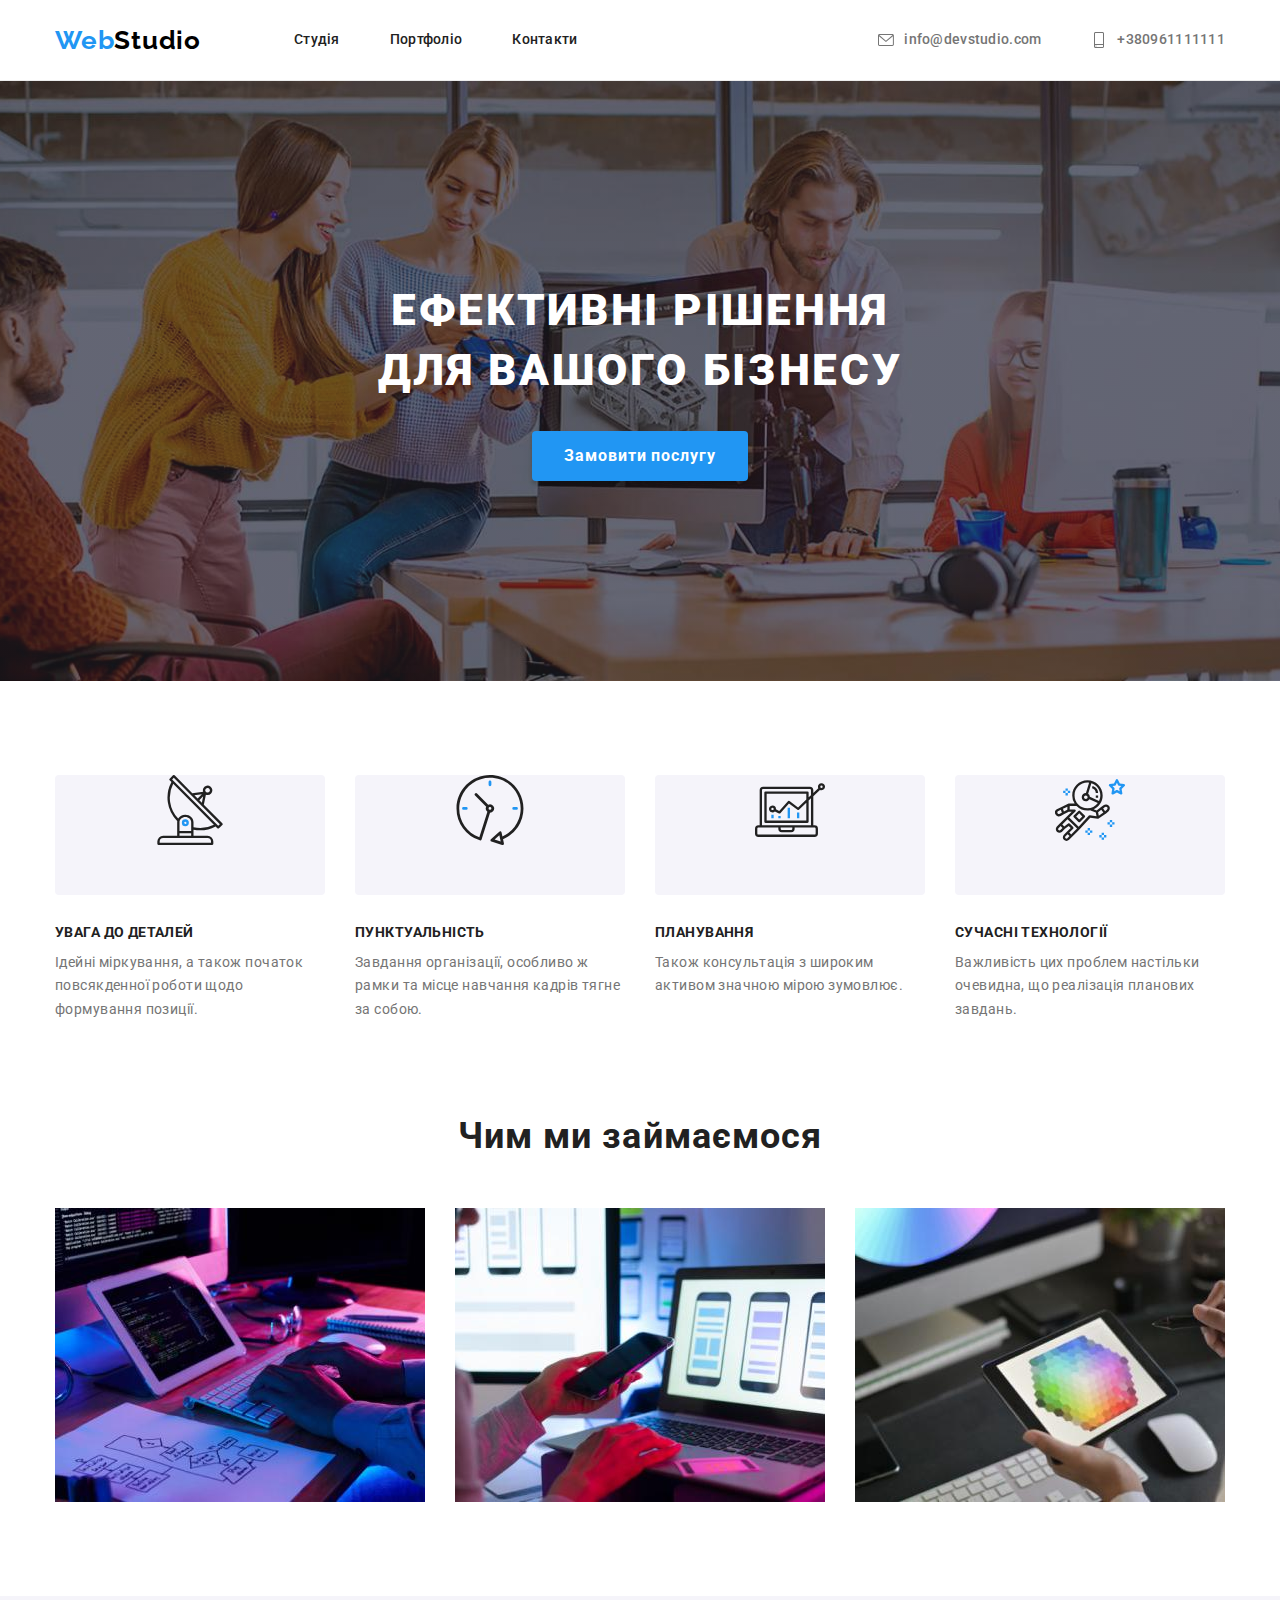
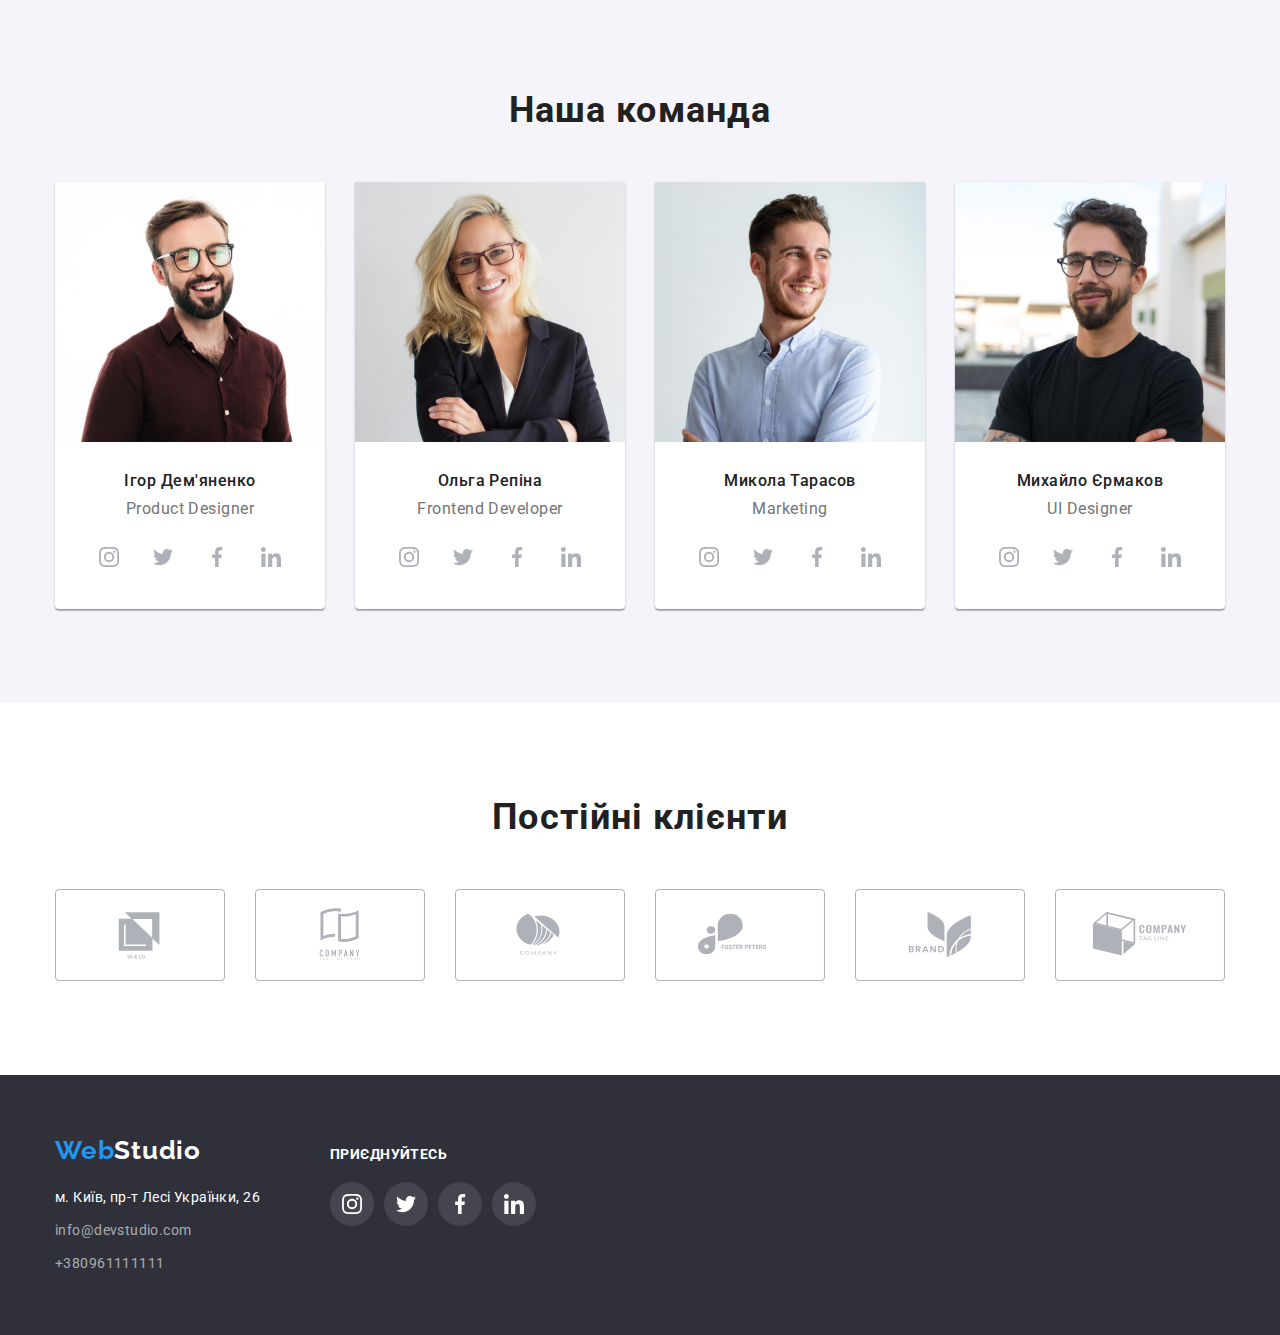
<file: index.html>
<!DOCTYPE html>
  <html lang="en">

  <head>
     <meta charset="UTF-8">
     <meta http-equiv="X-UA-Compatible" content="IE=edge">
     <meta name="viewport" content="width=device-width, initial-scale=1.0">
     <title>Document</title>
     <link rel="preconnect" href="https://fonts.googleapis.com">
     <link rel="preconnect" href="https://fonts.gstatic.com" crossorigin>
     <link href="https://fonts.googleapis.com/css2?family=Raleway:wght@700&family=Roboto:wght@400;500;700;900&display=swap"
        rel="stylesheet">
     <link rel="stylesheet" href="./css/modern-normalize.css">
     <link rel="stylesheet" href="./css/styles.css">
  </head>

  <body> 
     <header class="header">
         <div class="container">
             <div class="header-page">
                 <a href="" lang="en" class="header-logo link"><span class="header-logo-web">Web</span>Studio</a>
                 <nav class="header-menu">
                     <ul class="header-list list">
                         <li class="header-item"><a href="./index.html" class="header-list-link link current">Студія</a></li>
                         <li class="header-item"><a href="./portfolio.html" class="header-list-link link">Портфоліо</a></li>
                         <li class="header-item"><a href="" class="header-list-link link">Контакти</a></li>
                     </ul>
                 </nav>
                 <ul class="header-contacts list">
                     <li class="header-contacts-item"><a href="mailto:info@devstudio.com" class="header-contacts-link link"> 
                         <svg class="contacts-icon" width="16" height="16">
                             <use href="./images/icons.svg#icon-envelope">
                             </use>
                         </svg>info@devstudio.com</a>
                     </li>
                     <li class="header-contacts-item"><a href="tel:+380961111111" class="header-contacts-link link">
                         <svg class="contacts-icon" width="16" height="16">
                             <use href="./images/icons.svg#icon-smartphone">
                             </use>
                         </svg>+380961111111</a>
                     </li>
                 </ul>
             </div>
         </div>
     </header>
     <main>
         <section class="hero section">
             <div class="container">
                 <h1 class="hero-title">ЕФЕКТИВНІ РІШЕННЯ ДЛЯ ВАШОГО БІЗНЕСУ</h1>
                 <button type="button" class="hero-button">Замовити послугу</button>
             </div>
         </section>
         <section class="about section">
             <div class="container">
                 <h2 class="visually-hidden">Наші переваги</h2>
                     <ul class="about-list list">
                     <li class="about-item">
                         <div class="about-picture">
                             <svg class="about-picture-icon" width="70" height="70">
                                 <use href="./images/icons.svg#icon-antenna">
                                 </use>
                             </svg>
                         </div>
                         <h3 class="about-title">Увага до деталей</h3>
                         <p class="about-text">Ідейні міркування, а також початок повсякденної роботи щодо формування позиції.</p>
                     </li>
                     <li class="about-item">
                         <div class="about-picture">
                             <svg class="about-picture-icon" width="70" height="70">
                                 <use href="./images/icons.svg#icon-clock">
                                 </use>
                             </svg>
                         </div>
                         <h3 class="about-title">Пунктуальність</h3>
                         <p class="about-text">Завдання організації, особливо ж рамки та місце навчання кадрів тягне за собою.</p>
                     </li>
                     <li class="about-item">
                         <div class="about-picture">
                             <svg class="about-picture-icon" width="70" height="70">
                                 <use href="./images/icons.svg#icon-diagram">
                                 </use>
                             </svg>
                         </div>
                         <h3 class="about-title">Планування</h3>
                         <p class="about-text" >Також консультація з широким активом значною мірою зумовлює.</p>
                     </li>
                     <li class="about-item">
                         <div class="about-picture">
                             <svg class="about-picture-icon" width="70" height="70">
                                 <use href="./images/icons.svg#icon-astronaut">
                                 </use>
                             </svg>
                         </div>
                         <h3 class="about-title">Сучасні технології</h3>
                         <p class="about-text">Важливість цих проблем настільки очевидна, що реалізація планових завдань.</p>
                     </li>
                 </ul>
             </div>
         </section>
         <section class="page section">
             <div class="container">
                 <h2 class="page-title">Чим ми займаємося</h2>
                 <ul class="images-list list">
                     <li class="images-item"><img src="./images/box-1.jpg" alt="backend" width="370" height="294"></li>
                     <li class="images-item"><img src="./images/box-2.jpg" alt="frontend" width="370" height="294"></li>
                     <li class="images-item"><img src="./images/box-3.jpg" alt="design" width="370" height="294"></li>
                 </ul>
             </div>
         </section>
         <section class="subject section">
             <div class="container">
                 <h2 class="subject-main">Наша команда</h2>
                 <ul class="subject-list list">
                     <li class="subject-item"><img src="./images/img-1.jpg" alt="team-1" width="270" height="260">
                         <div class="subject-content">
                             <h3 class="subject-title">Ігор Дем'яненко</h3>
                             <p class="subject-text">Product Designer</p>
                         
                         <ul class="subject-soc-list list">
                             <li class="subject-soc-item">
                                 <a href="" class="subject-soc-link link">
                                     <svg class="subject-soc-icon" width="20" height="20">
                                         <use href="./images/icons.svg#icon-instagram">
                                         </use>
                                     </svg>
                                 </a>
                             </li>
                             <li class="subject-soc-item">
                                 <a href="" class="subject-soc-link link">
                                     <svg class="subject-soc-icon" width="20" height="20">
                                         <use href="./images/icons.svg#icon-twitter">
                                         </use>
                                     </svg>
                                 </a>
                             </li>
                             <li class="subject-soc-item" >
                                 <a href="" class="subject-soc-link link">
                                     <svg class="subject-soc-icon" width="20" height="20">
                                         <use href="./images/icons.svg#icon-facebook">
                                         </use>
                                     </svg>
                                 </a>
                             </li>
                             <li class="subject-soc-item">
                                 <a href="" class="subject-soc-link link">
                                     <svg class="subject-soc-icon" width="20" height="20">
                                         <use href="./images/icons.svg#icon-linkedin">
                                         </use>
                                     </svg>
                                 </a>
                             </li>
                         </ul>
                        </div>
                     </li>
                     <li class="subject-item"><img src="./images/img-2.jpg" alt="team-2" width="270" height="260">
                         <div class="subject-content">
                             <h3 class="subject-title">Ольга Репіна</h3>
                             <p class="subject-text">Frontend Developer</p>
                         
                         <ul class="subject-soc-list list">
                             <li class="subject-soc-item">
                                 <a href="" class="subject-soc-link link">
                                     <svg class="subject-soc-icon" width="20" height="20">
                                         <use href="./images/icons.svg#icon-instagram">
                                         </use>
                                     </svg>
                                 </a>
                             </li>
                             <li class="subject-soc-item">
                                 <a href="" class="subject-soc-link link">
                                     <svg class="subject-soc-icon" width="20" height="20">
                                         <use href="./images/icons.svg#icon-twitter">
                                         </use>
                                     </svg>
                                 </a>
                             </li>
                             <li class="subject-soc-item">
                                 <a href="" class="subject-soc-link link">
                                     <svg class="subject-soc-icon" width="20" height="20">
                                         <use href="./images/icons.svg#icon-facebook">
                                         </use>
                                     </svg>
                                 </a>
                             </li>
                             <li class="subject-soc-item">
                                 <a href="" class="subject-soc-link link">
                                     <svg class="subject-soc-icon" width="20" height="20">
                                         <use href="./images/icons.svg#icon-linkedin">
                                         </use>
                                     </svg>
                                 </a>
                             </li>
                          </ul>
                        </div>
                      </li>
                      <li class="subject-item"><img src="./images/img-3.jpg" alt="team-3" width="270" height="260">
                         <div class="subject-content">
                             <h3 class="subject-title">Микола Тарасов</h3>
                             <p class="subject-text">Marketing</p>
                             <ul class="subject-soc-list list">
                                 <li class="subject-soc-item">
                                     <a href="" class="subject-soc-link link">
                                         <svg class="subject-soc-icon" width="20" height="20">
                                             <use href="./images/icons.svg#icon-instagram">
                                             </use>
                                         </svg>
                                     </a>
                                 </li>
                                 <li class="subject-soc-item">
                                     <a href="" class="subject-soc-link link">
                                         <svg class="subject-soc-icon" width="20" height="20">
                                             <use href="./images/icons.svg#icon-twitter">
                                             </use>
                                         </svg>
                                     </a>
                                 </li>
                                 <li class="subject-soc-item">
                                     <a href="" class="subject-soc-link link">
                                         <svg class="subject-soc-icon" width="20" height="20">
                                             <use href="./images/icons.svg#icon-facebook">
                                             </use>
                                         </svg>
                                     </a>
                                 </li>
                                 <li class="subject-soc-item">
                                     <a href="" class="subject-soc-link link">
                                         <svg class="subject-soc-icon" width="20" height="20">
                                             <use href="./images/icons.svg#icon-linkedin">
                                             </use>
                                         </svg>
                                     </a>
                                 </li>
                             </ul>
                         </div>
                     </li>
                     <li class="subject-item"><img src="./images/img-4.jpg" alt="team-4" width="270" height="260">
                         <div class="subject-content">
                             <h3 class="subject-title">Михайло Єрмаков</h3>
                             <p class="subject-text">UI Designer</p>
                             <ul class="subject-soc-list list">
                                 <li class="subject-soc-item">
                                     <a href="" class="subject-soc-link link">
                                         <svg class="subject-soc-icon" width="20" height="20">
                                             <use href="./images/icons.svg#icon-instagram">
                                             </use>
                                         </svg>
                                     </a>
                                 </li>
                                 <li class="subject-soc-item">
                                     <a href="" class="subject-soc-link link">
                                         <svg class="subject-soc-icon" width="20" height="20">
                                             <use href="./images/icons.svg#icon-twitter">
                                             </use>
                                          </svg>
                                     </a>
                                 </li>
                                 <li class="subject-soc-item">
                                     <a href="" class="subject-soc-link link">
                                         <svg class="subject-soc-icon" width="20" height="20">
                                             <use href="./images/icons.svg#icon-facebook">
                                             </use>
                                         </svg>
                                     </a>
                                 </li>
                                 <li class="subject-soc-item">
                                     <a href="" class="subject-soc-link link">
                                         <svg class="subject-soc-icon" width="20" height="20">
                                             <use href="./images/icons.svg#icon-linkedin">
                                             </use>
                                         </svg>
                                     </a>
                                 </li>
                             </ul>
                         </div>
                     </li>
                 </ul>
             </div>
         </section>
         <section class="clients section">
             <div class="container">
                 <h2 class="clients-title">Постійні клієнти</h2>
                 <ul class="clients-list list">
                     <li class="clients-item">
                         <a href="" class="clients-link link">
                             <svg class="clients-icon" width="106" height="60">
                                 <use href="./images/icons.svg#icon-logo">
                                 </use>
                             </svg>
                         </a>
                     </li>
                     <li class="clients-item">
                         <a href="" class="clients-link link">
                             <svg class="clients-icon" width="106" height="60">
                                 <use href="./images/icons.svg#icon-logo-1">
                                 </use>
                             </svg>
                         </a>
                     </li>
                     <li class="clients-item">
                         <a href="" class="clients-link link">
                             <svg class="clients-icon" width="106" height="60">
                                 <use href="./images/icons.svg#icon-logo-2">
                                 </use>
                             </svg>
                         </a>
                     </li>
                     <li class="clients-item">
                      <a href="" class="clients-link link">
                             <svg class="clients-icon" width="106" height="60">
                                 <use href="./images/icons.svg#icon-logo-3">
                                 </use>
                             </svg>
                         </a>
                     </li>
                     <li class="clients-item">
                         <a href="" class="clients-link link">
                             <svg class="clients-icon" width="106" height="60">
                                 <use href="./images/icons.svg#icon-logo-4">
                                 </use>
                             </svg>
                         </a>
                     </li>
                     <li class="clients-item">
                         <a href="" class="clients-link link">
                             <svg class="clients-icon" width="106" height="60">
                                 <use href="./images/icons.svg#icon-logo-5">
                                 </use>
                             </svg>
                         </a>
                     </li>
                 </ul>
             </div>
         </section>
     </main>
     <footer class="footer">
         <div class="footer-conteiner container">
             <div class="footer-contacts">
                 <a href="" lang="en" class="footer-logo link"><span class="footer-logo-web">Web</span>Studio</a>
                 <address class="footer-address">
                     <ul class="footer-list list">
                         <li class="footer-item"><a href="https://goo.gl/maps/8GafERsCBCAU4Xty7" target="_blank"
                            rel="noopener noreferrer nofollow" class="footer-address-link link">м. Київ, пр-т Лесі Українки,
                            26</a></li>
                         <li class="footer-item"><a href="mailto:info@devstudio.com"
                            class="footer-mail-link link">info@devstudio.com</a></li>
                         <li class="footer-item"><a href="tel:+380961111111" class="footer-tel-link link">+380961111111</a></li>
                     </ul>
                 </address>
             </div>
             <div class="footer-soc">
                 <p class="pre-footer-soc">приєднуйтесь</p>
                 <ul class="footer-soc-list list">
                     <li class="footer-soc-item">
                         <a href="" class="footer-soc-link link">
                             <svg class="footer-soc-icon" width="20" height="20">
                                 <use href="./images/icons.svg#icon-instagram">
                                 </use>
                             </svg>
                         </a>
                     </li>
                     <li class="footer-soc-item">
                         <a href="" class="footer-soc-link link">
                             <svg class="footer-soc-icon" width="20" height="20">
                                 <use href="./images/icons.svg#icon-twitter">
                                 </use>
                             </svg>
                         </a>
                     </li>
                     <li class="footer-soc-item">
                         <a href="" class="footer-soc-link link">
                             <svg class="footer-soc-icon" width="20" height="20">
                                 <use href="./images/icons.svg#icon-facebook">
                                 </use>
                             </svg>
                         </a>
                     </li>
                     <li class="footer-soc-item">
                         <a href="" class="footer-soc-link link">
                             <svg class="footer-soc-icon" width="20" height="20">
                                 <use href="./images/icons.svg#icon-linkedin">
                                 </use>
                             </svg>
                         </a>
                     </li>
                 </ul>
             </div>
         </div>
      </footer>
  </body>
  </html>
</file>
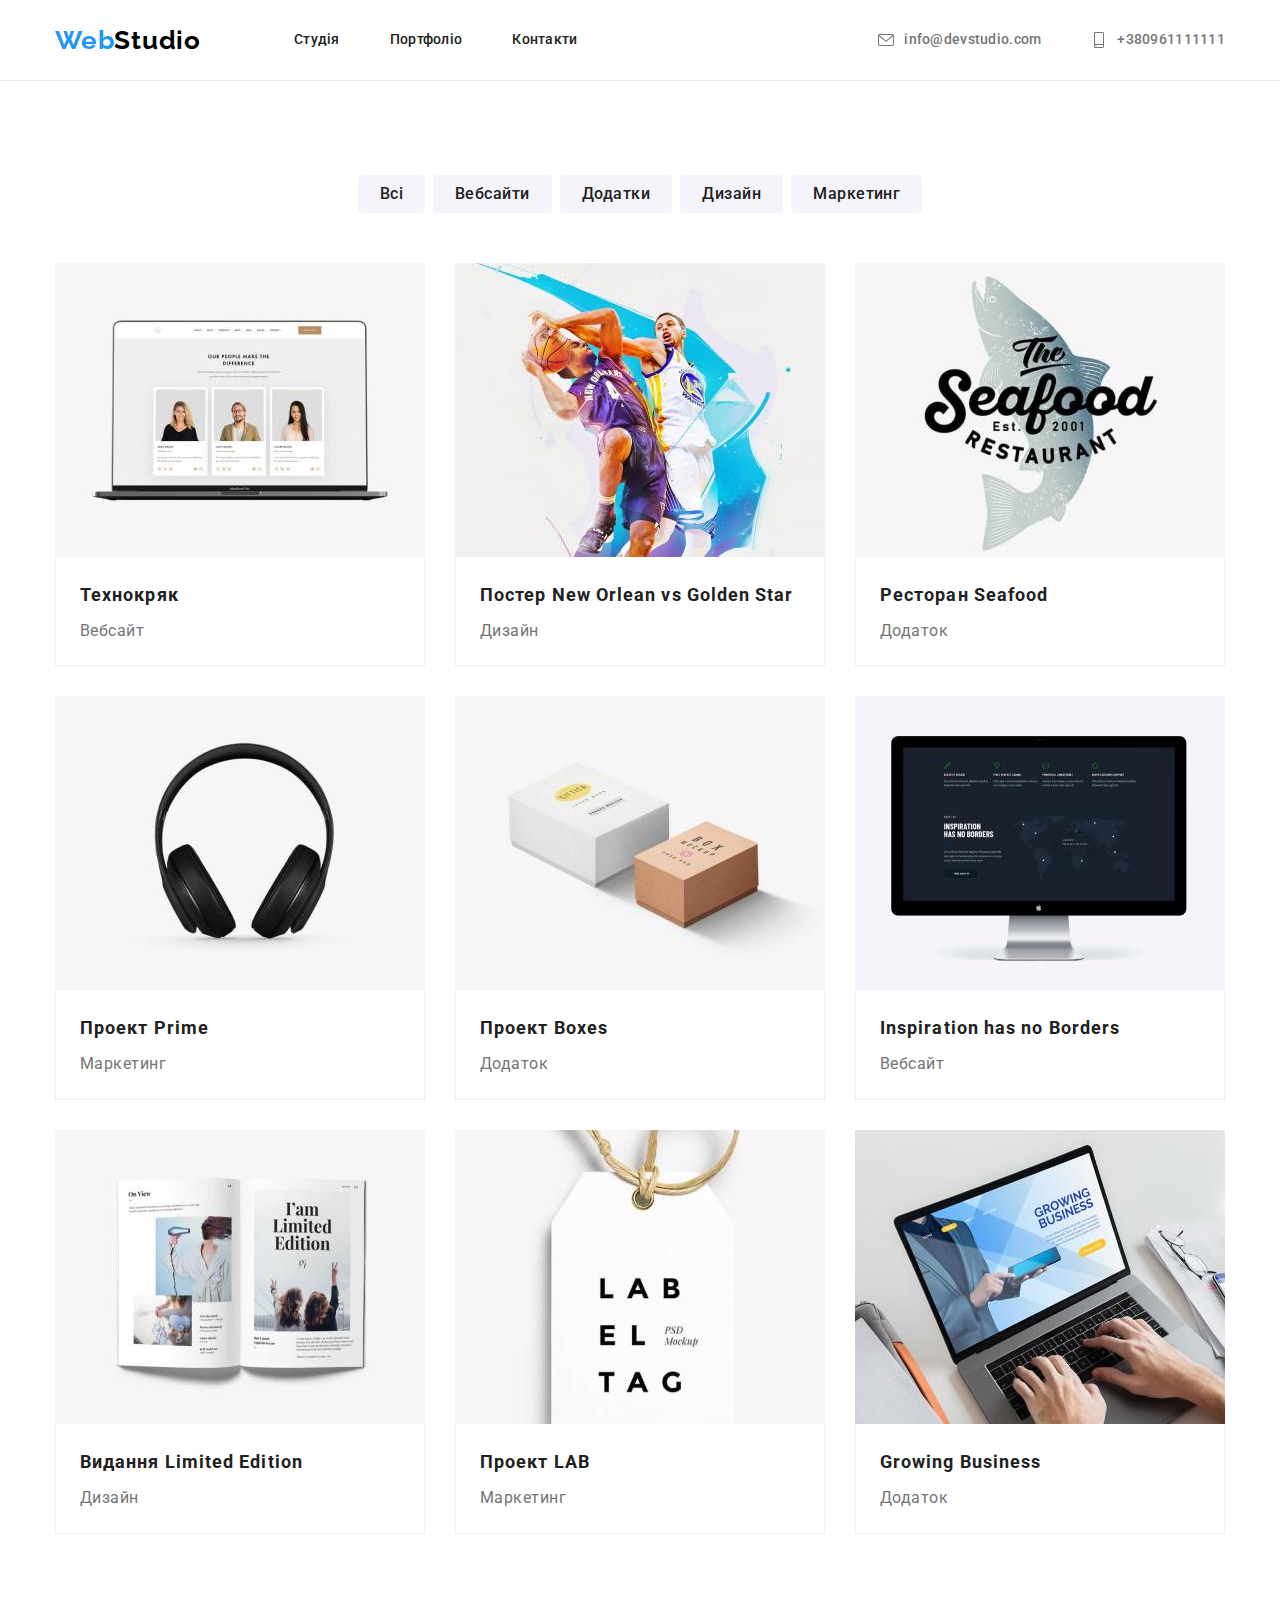
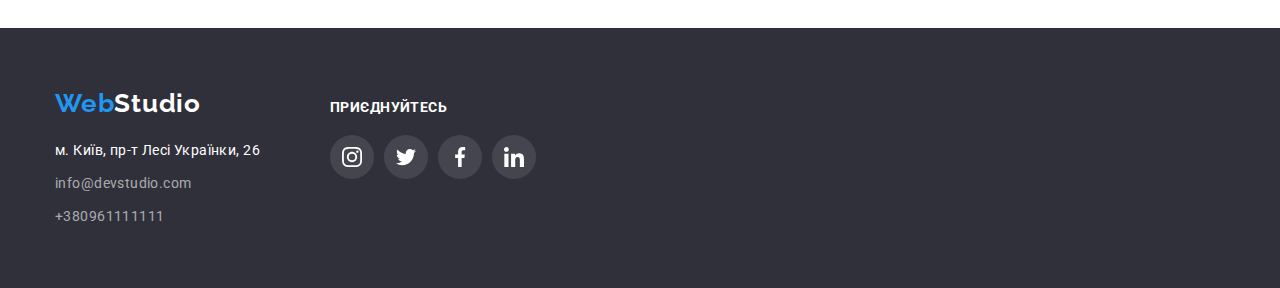
<file: portfolio.html>
<!DOCTYPE html>
  <html lang="en">

  <head>
     <meta charset="UTF-8">
     <meta http-equiv="X-UA-Compatible" content="IE=edge">
     <meta name="viewport" content="width=device-width, initial-scale=1.0">
     <title>Document</title>
     <link rel="preconnect" href="https://fonts.googleapis.com">
     <link rel="preconnect" href="https://fonts.gstatic.com" crossorigin>
     <link href="https://fonts.googleapis.com/css2?family=Raleway:wght@700&family=Roboto:wght@400;500;700;900&display=swap"
        rel="stylesheet">
     <link rel="stylesheet" href="./css/modern-normalize.css">
     <link rel="stylesheet" href="./css/styles.css">
  </head>

  <body>
     <header class="header">
      <div class="container">
             <div class="header-page">
                 <a href="" lang="en" class="header-logo link"><span class="header-logo-web">Web</span>Studio</a>
                 <nav class="header-menu">
                     <ul class="header-list list">
                         <li class="header-item"><a href="./index.html" class="header-list-link link current">Студія</a></li>
                         <li class="header-item"><a href="./portfolio.html" class="header-list-link link">Портфоліо</a></li>
                         <li class="header-item"><a href="" class="header-list-link link">Контакти</a></li>
                     </ul>
                 </nav>
                 <ul class="header-contacts list">
                     <li class="header-contacts-item"><a href="mailto:info@devstudio.com" class="header-contacts-link link">
                         <svg class="contacts-icon" width="16" height="16">
                             <use href="./images/icons.svg#icon-envelope">
                             </use>
                         </svg>info@devstudio.com</a>
                     </li>
                     <li class="header-contacts-item"><a href="tel:+380961111111" class="header-contacts-link link">
                         <svg class="contacts-icon" width="16" height="16">
                             <use href="./images/icons.svg#icon-smartphone">
                             </use>
                          </svg>+380961111111</a>
                     </li>
                 </ul>
             </div>
         </div>
     </header>
     <main>
         <section class="menu section">
             <div class="container">
                 <h1 class="visually-hidden">Портфоліо</h1>
                 <ul class="menu-list list">
                     <li class="menu-item">
                         <button type="button" class="menu-button">Всі</button>
                     </li>
                     <li class="menu-item">
                         <button type="button" class="menu-button">Вебсайти</button>
                     </li>
                     <li class="menu-item">
                         <button type="button" class="menu-button">Додатки</button>
                     </li>
                     <li class="menu-item">
                         <button type="button" class="menu-button">Дизайн</button>
                     </li>
                     <li class="menu-item">
                         <button type="button" class="menu-button" >Маркетинг</button>
                     </li>
                 </ul>
                 <ul class="project-list list">
                     <li class="project-item">
                         <a href="" class="project-link link">
                             <img src="./images/project-1.jpg" alt="laptop" width="370" height="294">
                             <div class="project">
                                 <h2 class="project-title">Технокряк</h2>
                                 <p class="project-text">Вебсайт</p>
                             </div>
                         </a>
                     </li>
                     <li class="project-item">
                         <a href="" class="project-link link">
                             <img src="./images/project-2.jpg" alt="basketball" width="370" height="294">
                             <div class="project">
                                 <h2 class="project-title">Постер New Orlean vs Golden Star</h2>
                                 <p class="project-text">Дизайн</p>
                             </div>
                         </a>
                     </li>
                     <li class="project-item">
                         <a href="" class="project-link link">
                             <img src="./images/project-3.jpg" alt="restaurant" width="370" height="294">
                             <div class="project">
                                 <h2 class="project-title">Ресторан Seafood</h2>
                                 <p class="project-text" >Додаток</p>
                             </div>
                         </a>
                     </li>
                     <li class="project-item">
                         <a href="" class="project-link link">
                             <img src="./images/project-4.jpg" alt="headphones" width="370" height="294">
                             <div class="project">
                                 <h2 class="project-title">Проект Prime</h2>
                                 <p class="project-text">Маркетинг</p>
                             </div>
                         </a>
                     </li>
                     <li class="project-item">
                         <a href="" class="project-link link">
                             <img src="./images/project-5.jpg" alt="boxes" width="370" height="294" >
                             <div class="project">
                                 <h2 class="project-title">Проект Boxes</h2>
                                 <p class="project-text">Додаток</p>
                             </div>
                         </a>
                     </li>
                     <li class="project-item">
                         <a href="" class="project-link link">
                             <img src="./images/project-6.jpg" alt="monitor" width="370" height="294">
                             <div class="project">
                                 <h2 class="project-title">Inspiration has no Borders</h2>
                                 <p class="project-text">Вебсайт</p>
                             </div>
                         </a>
                     </li>
                     <li class="project-item">
                         <a href="" class="project-link link">
                             <img src="./images/project-7.jpg" alt="magazine" width="370" height="294">
                             <div class="project">
                                 <h2 class="project-title">Видання Limited Edition</h2>
                                 <p class="project-text">Дизайн</p>
                             </div>
                         </a>
                     </li>
                     <li class="project-item">
                         <a href="" class="project-link link">
                             <img src="./images/project-8.jpg" alt="label" width="370" height="294">
                             <div class="project">
                                 <h2 class="project-title">Проект LAB</h2>
                                 <p class="project-text">Маркетинг</p>
                             </div>
                         </a>
                     </li>
                     <li class="project-item">
                         <a href="" class="project-link link">
                             <img src="./images/project-9.jpg" alt="notebook" width="370" height="294">
                             <div class="project">
                                 <h2 class="project-title">Growing Business</h2>
                                 <p class="project-text">Додаток</p>
                             </div>
                         </a>
                     </li>
                 </ul>
             </div>
         </section>
     </main>
     <footer class="footer">
         <div class="footer-conteiner container">
             <div class="footer-contacts">
                 <a href="" lang="en" class="footer-logo link"><span class="footer-logo-web">Web</span>Studio</a>
                 <address class="footer-address">
                     <ul class="footer-list list">
                         <li class="footer-item"><a href="https://goo.gl/maps/8GafERsCBCAU4Xty7" target="_blank"
                           rel="noopener noreferrer nofollow" class="footer-address-link link">м. Київ, пр-т Лесі Українки,
                           26</a></li>
                         <li class="footer-item"><a href="mailto:info@devstudio.com"
                           class="footer-mail-link link">info@devstudio.com</a></li>
                         <li class="footer-item"><a href="tel:+380961111111" class="footer-tel-link link">+380961111111</a></li>
                     </ul>
                 </address>
             </div>
             <div class="footer-soc">
                 <p class="pre-footer-soc">приєднуйтесь</p>
                 <ul class="footer-soc-list list">
                     <li class="footer-soc-item">
                         <a href="" class="footer-soc-link link">
                             <svg class="footer-soc-icon" width="20" height="20">
                                 <use href="./images/icons.svg#icon-instagram">
                                 </use>
                             </svg>
                         </a>
                     </li>
                     <li class="footer-soc-item">
                         <a href="" class="footer-soc-link link">
                             <svg class="footer-soc-icon" width="20" height="20">
                                 <use href="./images/icons.svg#icon-twitter">
                                 </use>
                             </svg>
                         </a>
                     </li>
                     <li class="footer-soc-item">
                         <a href="" class="footer-soc-link link">
                             <svg class="footer-soc-icon" width="20" height="20">
                                 <use href="./images/icons.svg#icon-facebook">
                                 </use>
                             </svg>
                         </a>
                     </li>
                     <li class="footer-soc-item">
                         <a href="" class="footer-soc-link link">
                             <svg class="footer-soc-icon" width="20" height="20">
                                 <use href="./images/icons.svg#icon-linkedin">
                                 </use>
                             </svg>
                         </a>
                     </li>
                 </ul>
             </div>
         </div>
     </footer>
  </body>
  </html>
</file>
<file: css/styles.css>
:root {
  --accent-color: #2196F3;
  --first-text-color: #212121;
  --second-text-color: #757575;
  --first-color: #FFFFFF;
}

p {
    margin: 0;
}

h1,
h2,
h3,
h4,
h5,
h6 {
    margin: 0;
}

ul {
    padding: 0;
    margin: 0;
}

body {
   font-family: 'Roboto', sans-serif;
   color: var(--first-text-color);
}

img {
    display: block;
    max-width: 100%;
    height: auto;
}

.list {
    list-style: none;
}

.link {
    display: block;
    text-decoration: none;
}

.container {
    width: 1200px;
    margin-right: auto;
    margin-left: auto;
    padding-right: 15px;
    padding-left: 15px;
}

.section {
    padding: 94px 0;
}

.project {
    padding: 20px 24px;
}

.visually-hidden {
    position: absolute;
    width: 1px;
    height: 1px;
    margin: -1px;
    border: 0;
    padding: 0;
    white-space: nowrap;
    clip-path: inset(100%);
    clip: rect(0 0 0 0);
    overflow: hidden;
}

.header {
    border-bottom: 1px solid #ECECEC;
    background: var(--first-color);
}

.header-page {
    display: flex;
    align-items: center;
}

.header-logo {
    padding: 0;
    margin-right: 93px;

    font-family: 'Raleway';
    font-weight: 700;
    font-size: 26px;
    line-height: 1.19;
    letter-spacing: 0.03em;
    color: #000000;
}

.header-logo-web {
    font-family: 'Raleway';
    font-weight: 700;
    font-size: 26px;
    line-height: 1.19;
    letter-spacing: 0.03em;
    color: var(--accent-color);
}

.header-list {
    display: flex;
    justify-content: space-between;
    margin: 0;
    list-style: none;
}

.header-item {
    margin-right: 50px;
}

.header-item:last-child {
    margin-right: 0;
}

.header-list-link {
    padding: 32px 0;
    font-weight: 500;
    font-size: 14px;
    line-height: 1.14;
    letter-spacing: 0.02em;
    color: var(--first-text-color);
}

.header-list-link:hover,
.header-list-link:focus {
    color: var(--accent-color);
}

.header-contacts {
    display: flex;
    margin-left: auto;
}

.header-contacts-item {
    margin-right: 50px;
}

.header-contacts-item:last-child {
    margin-right: 0;
}

.header-contacts-link {
    display: flex;
    align-items: center;
    padding: 32px 0;
    font-weight: 500;
    font-size: 14px;
    line-height: 1.14;
    letter-spacing: 0.02em;
    color: var(--second-text-color);
}

.header-contacts-link:hover,
.header-contacts-link:focus {
    color: var(--accent-color);
}

.contacts-icon {
    margin-right: 10px;
    fill: currentColor;
}

.hero {
    max-width: 1600px;
    padding-top: 200px;
    padding-bottom: 200px;
    margin: 0 auto;
    background-color: #2F303A;
    background-image: linear-gradient(rgba(47, 48, 58, 0.4), rgba(47, 48, 58, 0.4)), url(../images/hero-bg.jpg);
    background-repeat: no-repeat;
    background-position: center;
    background-size: cover;
}

.hero-title {
    width: 601px;
    margin-right: auto;
    margin-left: auto;

    font-weight: 900;
    font-size: 44px;
    line-height: 1.36;
    text-align: center;
    letter-spacing: 0.06em;
    text-transform: uppercase;
    color: var(--first-color);
}

.hero-button {
    display: block;
    padding: 10px 32px;
    margin-top: 30px;
    margin-right: auto;
    margin-left: auto;

    font-weight: 700;
    font-size: 16px;
    line-height: 30px;
    
    text-align: center;
    letter-spacing: 0.06em;
    color: var(--first-color);

    background: var(--accent-color);
    box-shadow: 0px 4px 4px rgba(0, 0, 0, 0.15);
    border-radius: 4px;
    border: none;
       
    cursor: pointer;
}

.hero-button:hover,
.hero-button:focus {
    display: block;
    padding: 10px 32px;
    margin-top: 30px;
    margin-right: auto;
    margin-left: auto;

    font-weight: 700;
    font-size: 16px;
    line-height: 30px;
    
    text-align: center;
    letter-spacing: 0.06em;
    color: var(--first-color);

    background: #188CE8;
    box-shadow: 0px 4px 4px rgba(0, 0, 0, 0.15);
    border-radius: 4px;

    cursor: pointer;
}

.about-list {
    display: flex;
    justify-content: center;
    align-items: flex-start;
    gap: 30px;
}

.about-picture {
    display: flex;
    justify-content: center;
    align-items: flex-start;
    width: 270px;
    height: 120px;
    margin-bottom: 30px;
    background: #F5F4FA;
    border-radius: 4px;
}

.about-picture-icon {
    fill: currentColor;
}

.about-title {
    margin-bottom: 10px;
    font-weight: 700;
    font-size: 14px;
    line-height: 1.14;
    letter-spacing: 0.03em;
    text-transform: uppercase;
    color: var(--first-text-color);
}

.about-text {
    font-size: 14px;
    line-height: 1.7;
    letter-spacing: 0.03em;
    color: var(--second-text-color);
}

.page {
    padding-top: 0;
}

.page-title {
    margin-right: auto;
    margin-bottom: 50px;
    margin-left: auto;
    font-weight: 700;
    font-size: 36px;
    line-height: 1.16;
    text-align: center;
    letter-spacing: 0.03em;
    color: var(--first-text-color);
}

.images-list {
    display: flex;
    gap: 30px;
}

.subject {
    background: #F5F4FA;
}

.subject-main {
    margin-right: auto;
    margin-bottom: 50px;
    margin-left: auto;
    font-weight: 700;
    font-size: 36px;
    line-height: 1.16;
    text-align: center;
    letter-spacing: 0.03em;
    color: var(--first-text-color);
}

.subject-list {
    display: flex;
    gap: 30px;
}

.subject-item {
    background: var(--first-color);
    box-shadow: 0px 1px 3px rgba(0, 0, 0, 0.12), 0px 1px 1px rgba(0, 0, 0, 0.14), 0px 2px 1px rgba(0, 0, 0, 0.2);
    border-radius: 0px 0px 4px 4px;
}

.subject-content {
    padding-top: 30px;
    padding-bottom: 30px;
}

.subject-title {
    margin-bottom: 10px;
    font-weight: 500;
    font-size: 16px;
    line-height: 1.18;
    text-align: center;
    letter-spacing: 0.03em;
    color: var(--first-text-color);
}

.subject-text {
    margin-bottom: 16px;
    font-size: 16px;
    line-height: 1.18;
    text-align: center;
    letter-spacing: 0.03em;
    color: var(--second-text-color);
}

.subject-soc-list {
    display: flex;
    justify-content: center;
    gap: 10px;
}

.subject-soc-link {
    width: 44px;
    height: 44px;
    border-radius: 50%;
    color: #AFB1B8;
    background-color: var(--first-color);
    display: flex;
    align-items: center;
    justify-content: center;
}

.subject-soc-link:hover,
.subject-soc-link:focus {
    width: 44px;
    height: 44px;
    border-radius: 50%;
    color: var(--first-color);
    background-color: var(--accent-color);
    display: flex;
    align-items: center;
    justify-content: center;
}

.subject-soc-icon {
    fill: currentColor;
}

.clients-title {
    margin-right: auto;
    margin-bottom: 50px;
    margin-left: auto;
    font-weight: 700;
    font-size: 36px;
    line-height: 1.16;
    text-align: center;
    letter-spacing: 0.03em;
    color: var(--first-text-color);
}

.clients-list {
    display: flex;
    justify-content: space-between;
    gap: 30px;
}

.clients-link {
    display: flex;
    align-items: center;
    justify-content: center;
    width: 170px;
    height: 92px;
    border: 1px solid #AFB1B8;
    border-radius: 4px;
    color: #AFB1B8;
}

.clients-link:hover,
.clients-link:focus {
    width: 170px;
    height: 92px;
    border: 1px solid var(--accent-color);
    border-radius: 4px;
    color: var(--accent-color);
    display: flex;
    align-items: center;
    justify-content: center;
}

.clients-icon {
    fill: currentColor;
}

.footer {
    padding-top: 60px;
    padding-bottom: 60px;
    background: #2F303A;
}

.footer-conteiner {
    display: flex;
    align-items: baseline;
}

.footer-contacts {
    margin-right: 70px;
}

.footer-logo {
    padding: 0;
    margin-bottom: 20px;
    font-family: 'Raleway';
    font-weight: 700;
    font-size: 26px;
    line-height: 1.19;
    letter-spacing: 0.03em;
    color: var(--first-color);
}

.footer-logo-web {
    font-family: 'Raleway';
    font-weight: 700;
    font-size: 26px;
    line-height: 1.19;
    letter-spacing: 0.03em;
    color: var(--accent-color);
}

.footer-address {
    font-style: normal;
}

.footer-item {
    margin-bottom: 9px;
}

.footer-item:last-child {
    margin-bottom: 0;
}

.footer-address-link {
    padding: 0;
    font-size: 14px;
    line-height: 1.7;
    letter-spacing: 0.03em;
    color: var(--first-color);
}

.footer-address-link:hover,
.footer-address-link:focus {
    color: var(--accent-color);
}

.footer-mail-link {
    padding: 0;
    font-size: 14px;
    line-height: 1.7;
    letter-spacing: 0.03em;
    color: rgba(255, 255, 255, 0.6);
}

.footer-mail-link:hover,
.footer-mail-link:focus {
    color: var(--accent-color);
}

.footer-tel-link {
    padding: 0;
    font-size: 14px;
    line-height: 1.7;
    letter-spacing: 0.03em;
    color: rgba(255, 255, 255, 0.6);
}

.footer-tel-link:hover,
.footer-tel-link:focus {
    color: var(--accent-color);
}

.pre-footer-soc {
    margin-bottom: 20px;
    font-weight: 700;
    font-size: 14px;
    line-height: 16px;
    letter-spacing: 0.03em;
    text-transform: uppercase;
    color: var(--first-color);
}

.footer-soc-list {
    display: flex;
    justify-content: center;
    gap: 10px;
}

.footer-soc-link {
    display: flex;
    align-items: center;
    justify-content: center;
    width: 44px;
    height: 44px;
    border-radius: 50%;
    color: var(--first-color);
    background-color: rgba(255, 255, 255, 0.1);
}

.footer-soc-link:hover,
.footer-soc-link:focus {
    display: flex;
    align-items: center;
    justify-content: center;
    width: 44px;
    height: 44px;
    border-radius: 50%;
    color: var(--first-color);
    background-color: var(--accent-color);
}

.footer-soc-icon {
    fill: currentColor;
}

.menu-list {
    display: flex;
    justify-content: center;
    gap: 8px;
    margin-bottom: 50px;
}

.menu-button {
    display: flex;
    padding: 6px 22px;
    font-weight: 500;
    font-size: 16px;
    line-height: 1.6;
    text-align: center;
    letter-spacing: 0.03em;
    color: var(--first-text-color);

    background: #F5F4FA;
    border-radius: 4px;
    border: none;

    cursor: pointer;
}

.menu-button:hover,
.menu-button:focus {
    display: flex;
    padding: 6px 22px;
    font-weight: 500;
    font-size: 16px;
    line-height: 1.6;
    text-align: center;
    letter-spacing: 0.03em;
    color: var(--first-color);

    background: var(--accent-color);
    box-shadow: 0px 3px 1px rgba(0, 0, 0, 0.1), 0px 1px 2px rgba(0, 0, 0, 0.08), 0px 2px 2px rgba(0, 0, 0, 0.12);
    border-radius: 4px;
    border: none;
}

.project-list {
    display: flex;
    flex-wrap: wrap;
    gap: 30px;
}

.project-link:hover,
.project-link:focus {
    box-shadow: 0px 1px 1px rgba(0, 0, 0, 0.12), 0px 4px 4px rgba(0, 0, 0, 0.06),
    1px 4px 6px rgba(0, 0, 0, 0.16);
}

.project {
    border: 1px solid #EEEEEE;
    border-top: none;
}

.project-title {
    margin-bottom: 4px;
    font-weight: 700;
    font-size: 18px;
    line-height: 2;
    letter-spacing: 0.06em;
    color: var(--first-text-color);
}

.project-text {
    font-size: 16px;
    line-height: 1.8;
    letter-spacing: 0.03em;
    color: var(--second-text-color);
}
</file>
